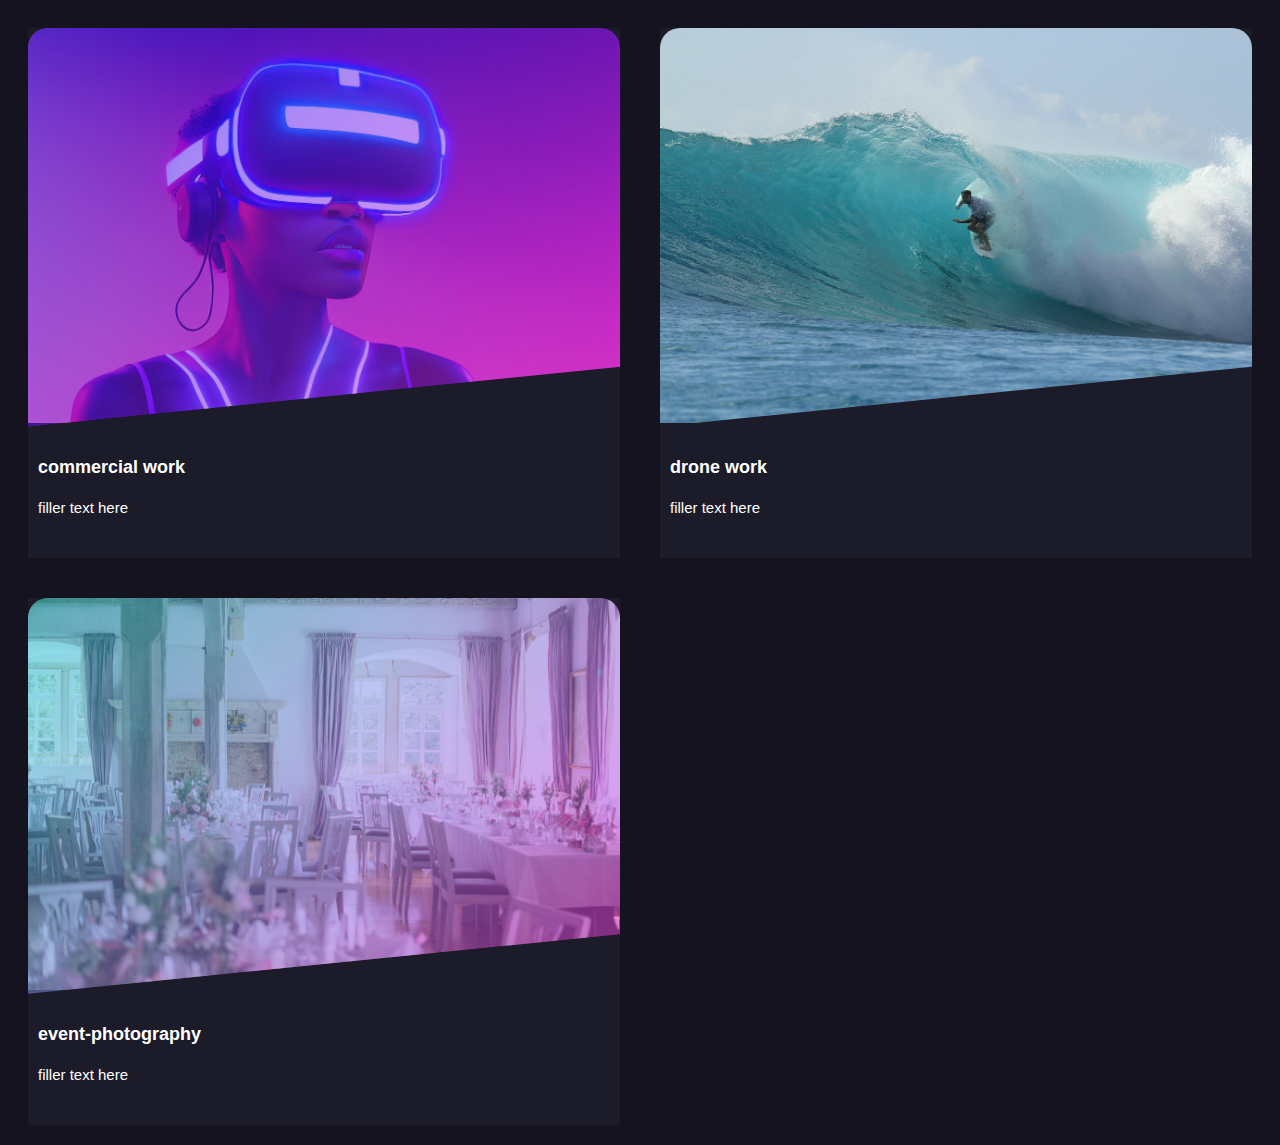
<file: year1_projects/html/nice_image_cards/index.html>
<!DOCTYPE html>
<html lang="en">
<head>
    <meta charset="UTF-8">
    <meta name="viewport"
          content="width=device-width, user-scalable=no, initial-scale=1.0, maximum-scale=1.0, minimum-scale=1.0">
    <meta http-equiv="X-UA-Compatible" content="ie=edge">

<link rel="stylesheet" href="style.css">
    <title>RESPONSIVE SERVICES CARDS</title>
</head>
<body>
    <div class="cards">
        <div class="card card1">
            <div class="container">
                <img src="images/commercial-work.jpg" alt="commercial work">
            </div>
            <div class="details">
                <h6>commercial work</h6>
                <p>filler text here</p>
            </div>
        </div>
        <div class="card card2">
            <div class="container">
                <img src="images/dronework.jpg" alt="drone work">
            </div>
            <div class="details">
                <h6>drone work</h6>
                <p>filler text here</p>
            </div>
        </div>
        <div class="card card3">
            <div class="container">
                <img src="images/event-photography.jpg" alt="event-photography">
            </div>
            <div class="details">
                <h6>event-photography</h6>
                <p>filler text here</p>
            </div>
        </div>
    </div>
</body>
</html>
</file>
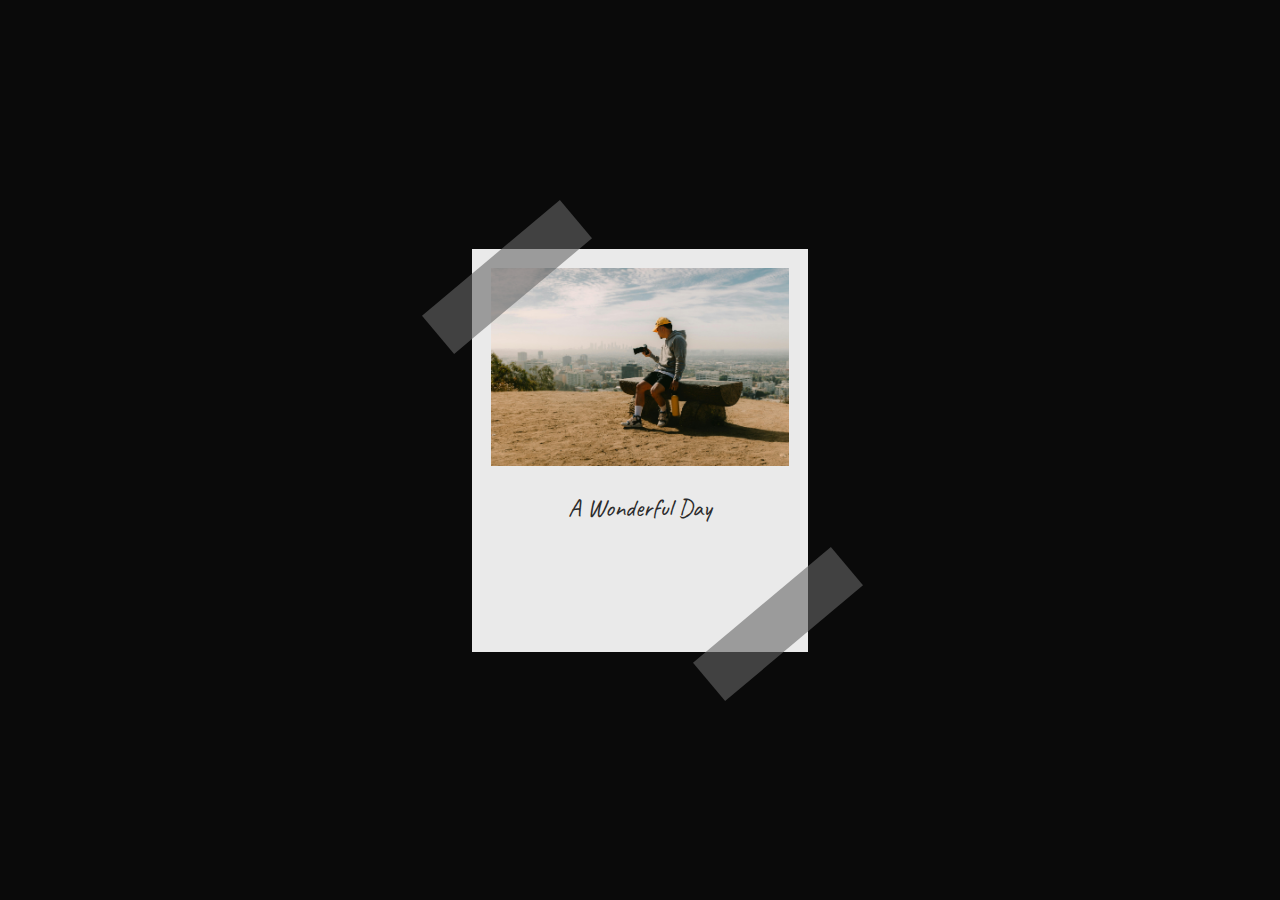
<file: year1_projects/html/polaroid_image/index.html>
<!DOCTYPE html>
<html lang="en">
<head>
    <title>Styling Images As Polaroids</title>
    <!--Google Font-->
    <link rel="preconnect" href="https://fonts.gstatic.com">
    <link href="https://fonts.googleapis.com/css2?family=Caveat&display=swap" rel="stylesheet">
    <!--Stylesheet-->
    <link rel="stylesheet" href="style.css">
</head>
<body>
    <figure>
        <img src="image.jpg" alt="my_photo">
        <figcaption>A Wonderful Day</figcaption>
    </figure>
</body>
</html>
</file>
<file: year1_projects/html/nice_image_cards/style.css>
{
 padding: 0;
 margin: 0;
 box-sizing: border-box;

}


body{
 background-color: #151320;
 height: 100vh;
 display:grid;
 place-items: center center;
 font-family: 'Poppins',sans-serif;
 }


.cards{
 display: grid;
 grid-template-columns:repeat(auto-fit,minmax(400px,1fr));
 padding:20px;
 grid-gap:40px;
}
.card{
 background-color:#1c1b29;
 border-radius:20px
 box-shadow: 0 0 30px rgba(0,0,0,0.18);
}

.container{
 position: relative;
 clip-path:polygon(0 0,100% 0, 100% 85%,0 100%);
}

img{
 width: 100%;
 display:black;
 border-radius: 20px 20px 0 0;
}
.container:after{
 content:"";
 height:100%;
 width:100%;
 position: absolute;
 top:0;
 left:0;
 border-radius: 20px 20px 0 0;
 opacity: 0.5;
}

.card1>.container:after{
 background-image:linear-gradient( 135deg, #0100ec, #fb36f4);
}

.card2>.container:after{
 background-image:linear-gradient( 135deg, #2bdce3, #white);
}

.card3>.container:after{
 background-image:linear-gradient( 135deg, #2bdce3, #fb36f4);
}

.details{
 padding:20px 10px;
}
.details>h6{
 color: white;
 font-weight: 600;
 font-size: 18px;
 margin: 10px 0 15px 0;
}

.details>p{
 color: white;
 font-size: 15px;
 line-height: 30px;
 font-weight: 400;
}
</file>
<file: year1_projects/html/polaroid_image/style.css>
*,
*:before,
*:after{
    padding: 0;
    margin: 0;
    box-sizing: border-box;
}
body{
    background-color: #0a0a0a;
    height: 100vh;
    display: grid;
    place-items: center;
}
figure{
    width: 336px;
    height: 403px;
    position: relative;
    background-color: #eaeaea;
    padding: 19px 19px 85px 19px;
}
figure img{
    width: 100%;
}
figcaption{
    font-family: 'Caveat',cursive;
    font-size: 25px;
    text-align: center;
    color: #2c2c2c;
    margin-top: 22px;
}
figure:before,
figure:after{
    content: "";
    position: absolute;
    height: 50px;
    width: 180px;
    background-color: rgba(102,102,102,0.6);
    transform: rotate(-40deg);
}
figure:before{
    top: 3px;
    left: -55px;
}
figure:after{
    bottom: 3px;
    right: -60px;
}
</file>
